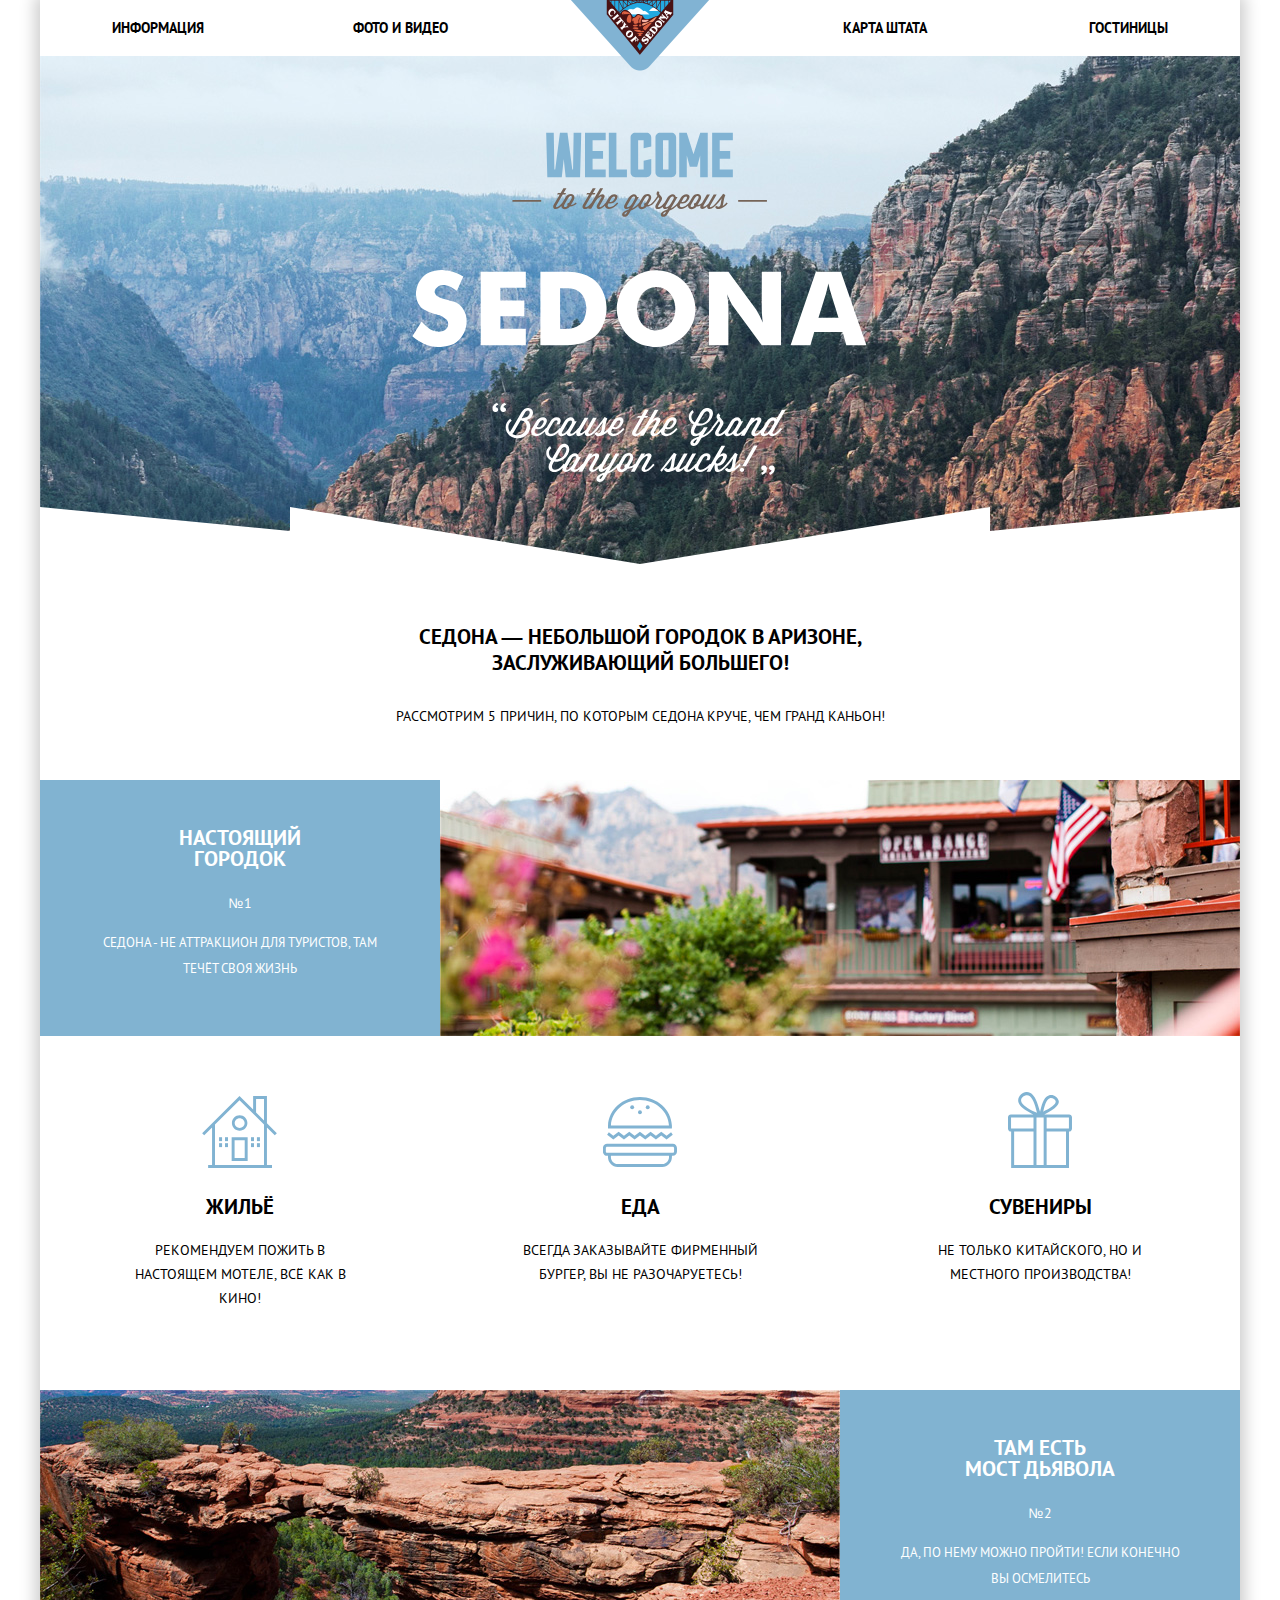
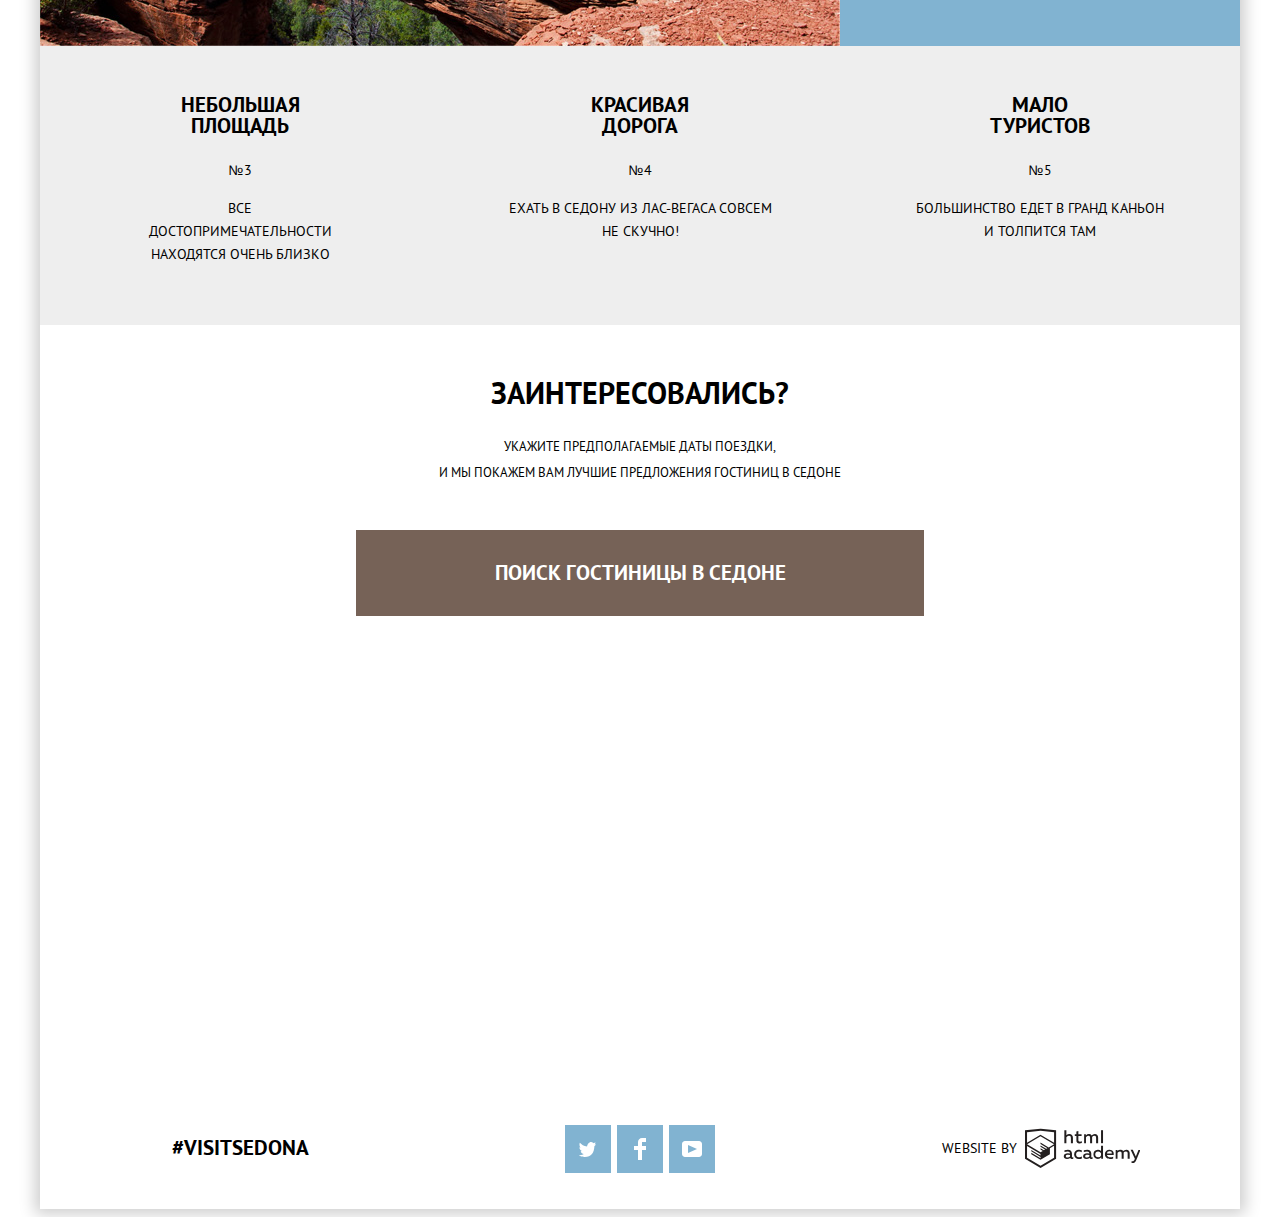
<file: index.html>
<!DOCTYPE html>
<html lang="ru">

<head>
  <meta charset="utf-8">
  <title>HTML Academy: Седона</title>
  <link rel="stylesheet" href="css/normalize.css">
  <link rel="stylesheet" href="css/style.css">
</head>

<body>
  <header class="page-header">
    <a class="page-header__logo"><img src="img/sedona-logo.png" width="140" height="71" alt="Sedona"></a>
    <nav class="main-menu">
      <ul class="main-menu__list list-formatter">
        <li class="main-menu__item"><a class="main-menu__link" href="#">Информация</a></li>
        <li class="main-menu__item"><a class="main-menu__link" href="#">Фото и видео</a></li>
        <li class="main-menu__item"><a class="main-menu__link" href="#">Карта штата</a></li>
        <li class="main-menu__item"><a class="main-menu__link" href="hotels.html">Гостиницы</a></li>
      </ul>
    </nav>
  </header>

  <main class="page-content">
    <h1 class="visually-hidden">Добро пожаловать в Седону</h1>

    <section class="intro">
      <h2 class="visually-hidden">Интро</h2>
    </section>
    <section class="features">
      <h2 class="visually-hidden">Преимущества</h2>
      <p class="features__titled-text">Седона — небольшой городок в Аризоне, заслуживающий большего!</p>
      <p class="features__second-titled-text">Рассмотрим 5 причин, по которым Седона круче, чем гранд каньон!</p>
      <div class="features__item features__item--big">
        <div class="features__description-card">
          <h3 class="features__title">Настоящий городок</h3>
          <p class="features__number">№1</p>
          <p class="features__description">Седона - не аттракцион для туристов, там течёт своя жизнь</p>
        </div>
        <img class="features__img" src="img/Layer 2.jpg" width="800" height="256" alt="Вид Седоны">
      </div>
      <ul class="goods__list list-formatter">
        <li class="goods__item">
          <h3 class="goods__title">Жильё</h3>
          <p class="goods__text">Рекомендуем пожить в настоящем мотеле, всё как в кино!</p>
        </li>
        <li class="goods__item">
          <h3 class="goods__title">Еда</h3>
          <p class="goods__text">Всегда заказывайте фирменный бургер, вы не разочаруетесь!</p>
        </li>
        <li class="goods__item">
          <h3 class="goods__title">Сувениры</h3>
          <p class="goods__text">Не только китайского, но и местного производства!</p>
        </li>
      </ul>
      <div class="features__item features__item--big">
        <div class="features__description-card">
          <h3 class="features__title">Там есть Мост дьявола</h3>
          <p class="features__number">№2</p>
          <p class="features__description">Да, по нему можно пройти! Если конечно вы осмелитесь</p>
        </div>
        <img class="features__img" src="img/Layer 1.jpg" width="800" height="256" alt="Вид yа каньон">
      </div>
      <ul class="features__list features__list--small list-formatter">
        <li class="features__item--small">
          <h3 class="features__title">Небольшая площадь</h3>
          <p class="features__number">№3</p>
          <p class="features__text">Все достопримечательности
            находятся очень близко</p>
        </li>
        <li class="features__item--small">
          <h3 class="features__title">Красивая дорога</h3>
          <p class="features__number">№4</p>
          <p class="features__text">Ехать в Седону из Лас-Вегаса совсем
            не скучно!</p>
        </li>
        <li class="features__item--small">
          <h3 class="features__title">Мало туристов</h3>
          <p class="features__number">№5</p>
          <p class="features__text">Большинство едет в Гранд Каньон
            и толпится там</p>
        </li>
      </ul>
    </section>

    <section class="search">
      <h2 class="visually-hidden">Форма связи</h2>
      <p class="search__titled-text">Заинтересовались?</p>
      <p class="search__text">Укажите предполагаемые даты поездки,<br>
        и мы покажем вам лучшие предложения гостиниц в Cедоне</p>
      <a class="btn search__btn" href="#">поиск гостиницы в Седоне</a>

    </section>
    <section class="map">
      <h2 class="visually-hidden">Карта</h2>
      <iframe
        src="https://www.google.com/maps/embed?pb=!1m10!1m8!1m3!1d840735.277484057!2d-111.67046583593752!3d34.601071898338255!3m2!1i1024!2i768!4f13.1!5e0!3m2!1sru!2sru!4v1570218778407!5m2!1sru!2sru"
        width="1200" height="593" style="border:0;" allowfullscreen=""></iframe>
    </section>
  </main>

  <footer class="page-footer">
    <p class="page-footer__hashtag">#visitsedona</p>
    <ul class="page-footer__social-list list-formatter">
      <li class="page-footer__social-item"><a class="page-footer__social-link" href="#" aria-label="tweeter"></a></li>
      <li class="page-footer__social-item"><a class="page-footer__social-link" href="#" aria-label="facebook"></a>
      </li>
      <li class="page-footer__social-item"><a class="page-footer__social-link" href="#" aria-label="youtube"></a></li>
    </ul>
    <p class="page-footer__dev">Website by <a href="#"><svg class="page-footer__image" width="115" height="41"
          id="Layer_1" data-name="Layer 1" xmlns="http://www.w3.org/2000/svg" viewBox="0 0 113 39">
          <title>logo_name</title>
          <path
            d="M401.93,351.51a2.07,2.07,0,0,0,.58-0.11v1.4a3.41,3.41,0,0,1-1.24.22,1.75,1.75,0,0,1-1.75-1,5.08,5.08,0,0,1-3.3,1.13c-1.59,0-3.06-.87-3.06-2.68,0-2.24,2.08-2.93,3.9-2.93a11.63,11.63,0,0,1,2.28.26v-0.31c0-1.09-.8-1.86-2.3-1.86a7.79,7.79,0,0,0-3.15.67v-1.79a10.72,10.72,0,0,1,3.35-.58c2.48,0,4,1.18,4,3.83v3.14A0.57,0.57,0,0,0,401.93,351.51Zm-6.76-1.19a1.42,1.42,0,0,0,1.64,1.29,3.56,3.56,0,0,0,2.53-1V349.1a10.21,10.21,0,0,0-1.9-.22C396.34,348.89,395.17,349.23,395.17,350.33Z"
            transform="translate(-355.09 -323.29)" fill="#231f1f" />
          <path
            d="M408.15,343.91a5.29,5.29,0,0,1,2.7.67v1.79a4.28,4.28,0,0,0-2.42-.73,2.89,2.89,0,1,0,0,5.76,5.26,5.26,0,0,0,2.55-.67v1.8a6.58,6.58,0,0,1-2.9.6,4.42,4.42,0,0,1-4.72-4.54A4.54,4.54,0,0,1,408.15,343.91Z"
            transform="translate(-355.09 -323.29)" fill="#231f1f" />
          <path
            d="M420.93,351.51a2.07,2.07,0,0,0,.58-0.11v1.4a3.41,3.41,0,0,1-1.24.22,1.75,1.75,0,0,1-1.75-1,5.08,5.08,0,0,1-3.3,1.13c-1.59,0-3.06-.87-3.06-2.68,0-2.24,2.08-2.93,3.9-2.93a11.63,11.63,0,0,1,2.28.26v-0.31c0-1.09-.8-1.86-2.3-1.86a7.79,7.79,0,0,0-3.15.67v-1.79a10.72,10.72,0,0,1,3.35-.58c2.48,0,4,1.18,4,3.83v3.14A0.57,0.57,0,0,0,420.93,351.51Zm-6.76-1.19a1.42,1.42,0,0,0,1.64,1.29,3.56,3.56,0,0,0,2.53-1V349.1a10.21,10.21,0,0,0-1.9-.22C415.33,348.89,414.17,349.23,414.17,350.33Z"
            transform="translate(-355.09 -323.29)" fill="#231f1f" />
          <path
            d="M431.76,340.14V352.9H430v-1.39a4.07,4.07,0,0,1-3.35,1.62,4.62,4.62,0,0,1,0-9.22,4,4,0,0,1,3.15,1.37v-5.14h2ZM427,345.62a2.9,2.9,0,0,0,0,5.8,3,3,0,0,0,2.79-1.84v-2.13A3.06,3.06,0,0,0,427,345.62Z"
            transform="translate(-355.09 -323.29)" fill="#231f1f" />
          <path
            d="M438.08,343.91c3.48,0,4.68,2.81,4.12,5.34h-6.58c0.22,1.57,1.75,2.22,3.35,2.22a6.41,6.41,0,0,0,2.77-.62v1.68a7.5,7.5,0,0,1-3.14.6c-2.68,0-5-1.53-5-4.61A4.39,4.39,0,0,1,438.08,343.91Zm0.09,1.62a2.39,2.39,0,0,0-2.57,2.26h4.85A2.06,2.06,0,0,0,438.17,345.53Z"
            transform="translate(-355.09 -323.29)" fill="#231f1f" />
          <path
            d="M444.19,352.9v-8.75h1.73v1.09a4,4,0,0,1,2.92-1.33,3,3,0,0,1,2.73,1.4,4.33,4.33,0,0,1,3.06-1.4,3.21,3.21,0,0,1,3.32,3.52v5.47h-2v-5.41a1.67,1.67,0,0,0-1.73-1.84,2.94,2.94,0,0,0-2.17,1.18c0,0.2,0,.4,0,0.6v5.47h-2v-5.41a1.67,1.67,0,0,0-1.73-1.84,3.11,3.11,0,0,0-2.32,1.35v5.91h-2Z"
            transform="translate(-355.09 -323.29)" fill="#231f1f" />
          <path
            d="M466.56,344.15h2l-4.1,9.93c-0.95,2.28-2.19,3-3.52,3a5,5,0,0,1-1.15-.15v-1.66a3,3,0,0,0,.89.13c0.95,0,1.66-.67,2.17-2l0.18-.44-4.16-8.82H461l3,6.6Z"
            transform="translate(-355.09 -323.29)" fill="#231f1f" />
          <path
            d="M395.75,324.82v5a4,4,0,0,1,2.83-1.2,3.41,3.41,0,0,1,3.61,3.57v5.41h-2v-5.16a1.9,1.9,0,0,0-2-2.1,3.08,3.08,0,0,0-2.44,1.46v5.8h-2V324.82h2Z"
            transform="translate(-355.09 -323.29)" fill="#231f1f" />
          <path
            d="M407.52,325.71v3.12h3.17v1.71h-3.17v4c0,1.15.53,1.53,1.66,1.53a4.71,4.71,0,0,0,1.77-.35v1.68a7.14,7.14,0,0,1-2.35.38,2.68,2.68,0,0,1-3-2.88v-4.38H404v-1.71h1.57v-2.64Z"
            transform="translate(-355.09 -323.29)" fill="#231f1f" />
          <path
            d="M413.19,337.58v-8.75h1.73v1.09a4,4,0,0,1,2.92-1.33,3,3,0,0,1,2.73,1.4,4.33,4.33,0,0,1,3.06-1.4,3.21,3.21,0,0,1,3.32,3.52v5.47h-2v-5.41a1.67,1.67,0,0,0-1.73-1.84,2.94,2.94,0,0,0-2.17,1.18c0,0.2,0,.4,0,0.6v5.47h-2v-5.41a1.67,1.67,0,0,0-1.73-1.84,3.11,3.11,0,0,0-2.32,1.35v5.91h-2Z"
            transform="translate(-355.09 -323.29)" fill="#231f1f" />
          <rect x="74.72" y="1.52" width="1.95" height="12.76" fill="#231f1f" />
          <path
            d="M370.53,323.31l-0.16,0-15.28,1.6v28L370.37,362l15.28-9.09v-28Zm13.12,28.45-13.28,7.9-13.28-7.9V340.28l13.22,7.87,0,1.43-9.07-5.4v1.38l9.11,5.47,0,1.46-9.1-5.42v1.38l9.11,5.47h0l9.19-5.5v-1.39h0v-4.52l4.1-2.45v11.67Zm0-13.16L380,340.74h0l-1.68,1-8-4.76v1.38l6.84,4.07-0.06,0-0.15.09-1,.57-5.64-3.36v1.38l4.45,2.65-1.05.7,0,0-3.36-2v1.38l2.21,1.3-2.25,1.35-13.16-7.82,13.17-7.92h0Zm0-1.39-13.35-7.87h0l-13.2,7.86v-10.5l13.28-1.39,13.28,1.39v10.51Z"
            transform="translate(-355.09 -323.29)" fill="#231f1f" />
        </svg>
      </a></p>
  </footer>

  <section class="modal-window visually-hidden">
    <h2 class="visually-hidden">Поиск Гостиницы</h2>
    <form class="modal-window__form" action="#" method="POST">
      <label>
        <span class="modal-window__text">дата заезда:</span>
        <input class="modal-window__field" type="date" name="in" id="in">
      </label>
      <label>
        <span class="modal-window__text">дата выезда:</span>
        <input class="modal-window__field" type="date" name="out" id="out">
      </label>
      <label>
        <span class="modal-window__text">взрослые:</span>
        <input class="modal-window__field" type="number" name="old" id="old">
      </label>

      <label>
        <span class="modal-window__text">дети:</span>
        <input class="modal-window__field" type="number" name="children" id="children">
      </label>
      <button class="btn modal-window__btn" type="submit">Найти</button>
    </form>
  </section>
</body>

</html>
</file>
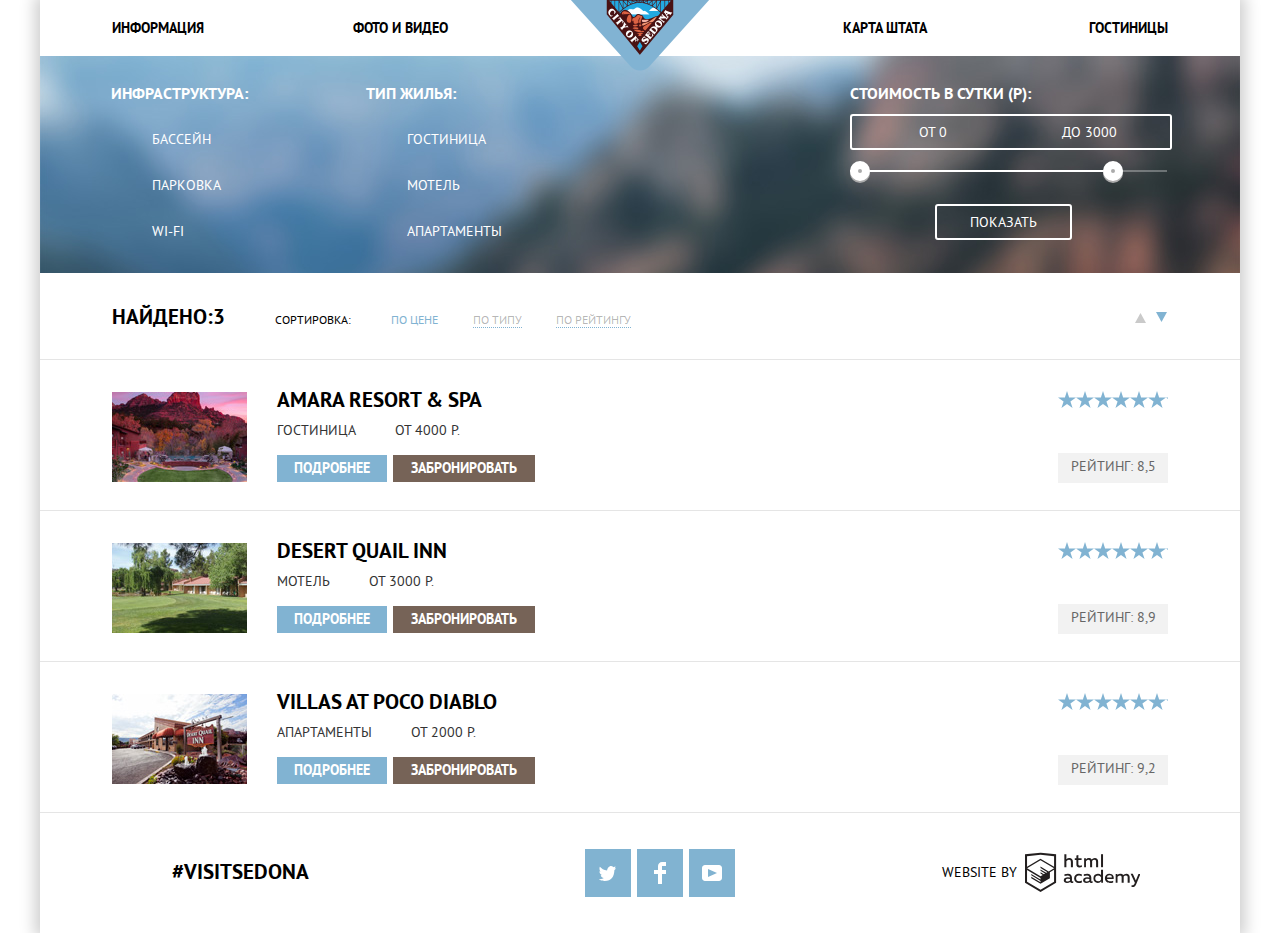
<file: hotels.html>
<!DOCTYPE html>
<html lang="ru">

<head>
  <meta charset="utf-8">
  <title>HTML Academy: Седона</title>
  <link rel="stylesheet" href="css/normalize.css">
  <link rel="stylesheet" href="css/style.css">
</head>

<body class="inner-page">
  <header class="page-header">
    <a href="index.html" class="page-header__logo"><img src="img/sedona-logo.png" width="140" height="71"
        alt="Sedona"></a>
    <nav class="main-menu">
      <ul class="main-menu__list list-formatter">
        <li class="main-menu__item"><a class="main-menu__link" href="#">Информация</a></li>
        <li class="main-menu__item"><a class="main-menu__link" href="#">Фото и видео</a></li>
        <li class="main-menu__item"><a class="main-menu__link" href="#">Карта штата</a></li>
        <li class="main-menu__item current"><a class="main-menu__link">Гостиницы</a></li>
      </ul>
    </nav>
  </header>

  <main class="page-content">
    <h1 class="visually-hidden">Гостиницы</h1>
    <section class="filter">
      <h2 class="visually-hidden">Фильтр</h2>
      <form class="filter__form" action="#" method="post">
        <fieldset class="filter__fieldset">
          <legend class="filter__title">Инфраструктура:</legend>
          <ul class="filter__list list-formatter">
            <li class="filter__item">
              <label>
                <input class="filter__input filter__input--checkbox" type="checkbox" name="infrastructure"
                  id="infrastructure" checked>
                <span class="filter__text">Бассейн</span>
              </label>
            </li>
            <li class="filter__item">
              <label>
                <input class="filter__input filter__input--checkbox" type="checkbox" name="infrastructure"
                  id="infrastructure">
                <span class="filter__text">Парковка</span>
              </label>
            </li>
            <li class="filter__item">
              <label>
                <input class="filter__input filter__input--checkbox" type="checkbox" name="infrastructure"
                  id="infrastructure">
                <span class="filter__text">Wi-Fi</span>
              </label>
            </li>
          </ul>
        </fieldset>
        <fieldset class="filter__fieldset">
          <legend class="filter__title">Тип жилья:</legend>
          <ul class="filter__list list-formatter">
            <li class="filter__item">
              <label>
                <input class="filter__input filter__input--checkbox" type="checkbox" name="housing-type"
                  id="housing-type" checked>
                <span class="filter__text">Гостиница</span>
              </label>
            </li>
            <li class="filter__item">
              <label>
                <input class="filter__input filter__input--checkbox" type="checkbox" name="housing-type"
                  id="housing-type" checked>
                <span class="filter__text">Мотель</span>
              </label>
            </li>
            <li class="filter__item">
              <label>
                <input class="filter__input filter__input--checkbox" type="checkbox" name="housing-type"
                  id="housing-type" checked>
                <span class="filter__text">Апартаменты</span>
              </label>
            </li>
          </ul>
        </fieldset>
        <div class="filters__wrapper">
          <fieldset class="filter__fieldset">
            <legend class="filter__title">Стоимость в сутки (Р):</legend>
            <label class="filters__label">
              <span class="visually-hidden">От</span>
              <input class="filter__field filter__input--text" type="text" name="from" id="from" placeholder="От 0">
            </label>
            <label class="filters__label">
              <span class="visually-hidden">До</span>
              <input class="filter__field filter__input--text" type="text" name="to" id="to" placeholder="До 3000">
            </label>
            <div class="range">
              <div class="line">
                <div class="line line-range"></div>
              </div>
              <div class="handler handler--min"></div>
              <div class="handler handler--max"></div>
            </div>
          </fieldset>
          <button class="btn filter__btn" type="submit">Показать</button>
        </div>
      </form>
    </section>
    <section class="sorting">
      <h2 class="visually-hidden">Сортировка</h2>
      <p class="searching-result">Найдено:3</p>
      <p class="sorting__title">сортировка:</p>
      <ul class="sorting__list sorting__type list-formatter">
        <li class="sorting__item"><a class="sorting__link active" href="#">По цене</a></li>
        <li class="sorting__item"><a class="sorting__link" href="#">По типу</a></li>
        <li class="sorting__item"><a class="sorting__link" href="#">По рейтингу</a></li>
      </ul>
      <ul class="sorting__list sorting__direction list-formatter">
        <li class="sorting__item"><a class="sorting__link sorting__link--up" href="#" aria-label="По возрастанию">
            <svg class="arrow" version="1.1" id="Layer_1" xmlns="http://www.w3.org/2000/svg"
              xmlns:xlink="http://www.w3.org/1999/xlink" x="0px" y="0px" width="11px" height="10px" viewBox="0 0 11 10"
              enable-background="new 0 0 11 10" xml:space="preserve">
              <polyline fill="#231F20" points="5.5,10 0,0 11,0 " />
            </svg>
          </a>
        </li>
        <li class="sorting__item"><a class="sorting__link sorting__link--down active" href="#" aria-label="По убыванию">
            <svg class="arrow" version="1.1" id="Layer_1" xmlns="http://www.w3.org/2000/svg"
              xmlns:xlink="http://www.w3.org/1999/xlink" x="0px" y="0px" width="11px" height="10px" viewBox="0 0 11 10"
              enable-background="new 0 0 11 10" xml:space="preserve">
              <polyline fill="#231F20" points="5.5,10 0,0 11,0 " />
            </svg>
          </a>
        </li>
      </ul>
    </section>
    <section class="hotels">
      <h2 class="visually-hidden">Варианты</h2>
      <ul class="hotels__list list-formatter">
        <li class="hotels__item">
          <img class="hotels__img" src="img/Layer 3.jpg" width="135" height="90" alt="Amara Resort & Spa">
          <div class="hotels__description">
            <h3 class="hotels__title">Amara Resort & Spa</h3>
            <p class="hotels__type">Гостиница</p>
            <p class="hotel__price">От 4000 Р.</p>
            <div class="hotels__btns"> <a class="btn hotels__btn hotels__btn--details" href="#">Подробнее</a>
              <a class="btn hotels__btn hotels__btn--to-book" href="#">Забронировать</a></div>

          </div>
          <div class="hotels__rating">
            <div class="hotels__stars"></div>
            <p class="hotels__text">Рейтинг: 8,5</p>
          </div>
        </li>

        <li class="hotels__item">
          <img class="hotels__img" src="img/Layer 4.jpg" width="135" height="90" alt="Desert Quail Inn">
          <div class="hotels__description">
            <h3 class="hotels__title">Desert Quail Inn</h3>
            <p class="hotels__type">Мотель</p>
            <p class="hotel__price">От 3000 Р.</p>
            <div class="hotels__btns"> <a class="btn hotels__btn hotels__btn--details" href="#">Подробнее</a>
              <a class="btn hotels__btn hotels__btn--to-book" href="#">Забронировать</a></div>

          </div>
          <div class="hotels__rating">
            <div class="hotels__stars"></div>
            <p class="hotels__text">Рейтинг: 8,9</p>
          </div>

        </li>

        <li class="hotels__item">
          <img class="hotels__img" src="img/Layer 5.jpg" width="135" height="90" alt="Villas at Poco Diablo">
          <div class="hotels__description">
            <h3 class="hotels__title">Villas at Poco Diablo</h3>
            <p class="hotels__type">Апартаменты</p>
            <p class="hotel__price">От 2000 Р.</p>
            <div class="hotels__btns"> <a class="btn hotels__btn hotels__btn--details" href="#">Подробнее</a>
              <a class="btn hotels__btn hotels__btn--to-book" href="#">Забронировать</a></div>

          </div>
          <div class="hotels__rating">
            <div class="hotels__stars"></div>
            <p class="hotels__text">Рейтинг: 9,2</p>
          </div>
        </li>
      </ul>
    </section>
  </main>

  <footer class="page-footer">
    <p class="page-footer__hashtag">#visitsedona</p>
    <ul class="page-footer__social-list">
      <li class="page-footer__social-item"><a class="page-footer__social-link" href="#" aria-label="tweeter"></a></li>
      <li class="page-footer__social-item"><a class="page-footer__social-link" href="#" aria-label="facebook"></a></li>
      <li class="page-footer__social-item"><a class="page-footer__social-link" href="#" aria-label="youtube"></a></li>
    </ul>
    <p class="page-footer__dev">Website by <a href="#"><svg class="page-footer__image" width="115" height="41"
          id="Layer_1" data-name="Layer 1" xmlns="http://www.w3.org/2000/svg" viewBox="0 0 113 39">
          <title>logo_name</title>
          <path
            d="M401.93,351.51a2.07,2.07,0,0,0,.58-0.11v1.4a3.41,3.41,0,0,1-1.24.22,1.75,1.75,0,0,1-1.75-1,5.08,5.08,0,0,1-3.3,1.13c-1.59,0-3.06-.87-3.06-2.68,0-2.24,2.08-2.93,3.9-2.93a11.63,11.63,0,0,1,2.28.26v-0.31c0-1.09-.8-1.86-2.3-1.86a7.79,7.79,0,0,0-3.15.67v-1.79a10.72,10.72,0,0,1,3.35-.58c2.48,0,4,1.18,4,3.83v3.14A0.57,0.57,0,0,0,401.93,351.51Zm-6.76-1.19a1.42,1.42,0,0,0,1.64,1.29,3.56,3.56,0,0,0,2.53-1V349.1a10.21,10.21,0,0,0-1.9-.22C396.34,348.89,395.17,349.23,395.17,350.33Z"
            transform="translate(-355.09 -323.29)" fill="#231f1f" />
          <path
            d="M408.15,343.91a5.29,5.29,0,0,1,2.7.67v1.79a4.28,4.28,0,0,0-2.42-.73,2.89,2.89,0,1,0,0,5.76,5.26,5.26,0,0,0,2.55-.67v1.8a6.58,6.58,0,0,1-2.9.6,4.42,4.42,0,0,1-4.72-4.54A4.54,4.54,0,0,1,408.15,343.91Z"
            transform="translate(-355.09 -323.29)" fill="#231f1f" />
          <path
            d="M420.93,351.51a2.07,2.07,0,0,0,.58-0.11v1.4a3.41,3.41,0,0,1-1.24.22,1.75,1.75,0,0,1-1.75-1,5.08,5.08,0,0,1-3.3,1.13c-1.59,0-3.06-.87-3.06-2.68,0-2.24,2.08-2.93,3.9-2.93a11.63,11.63,0,0,1,2.28.26v-0.31c0-1.09-.8-1.86-2.3-1.86a7.79,7.79,0,0,0-3.15.67v-1.79a10.72,10.72,0,0,1,3.35-.58c2.48,0,4,1.18,4,3.83v3.14A0.57,0.57,0,0,0,420.93,351.51Zm-6.76-1.19a1.42,1.42,0,0,0,1.64,1.29,3.56,3.56,0,0,0,2.53-1V349.1a10.21,10.21,0,0,0-1.9-.22C415.33,348.89,414.17,349.23,414.17,350.33Z"
            transform="translate(-355.09 -323.29)" fill="#231f1f" />
          <path
            d="M431.76,340.14V352.9H430v-1.39a4.07,4.07,0,0,1-3.35,1.62,4.62,4.62,0,0,1,0-9.22,4,4,0,0,1,3.15,1.37v-5.14h2ZM427,345.62a2.9,2.9,0,0,0,0,5.8,3,3,0,0,0,2.79-1.84v-2.13A3.06,3.06,0,0,0,427,345.62Z"
            transform="translate(-355.09 -323.29)" fill="#231f1f" />
          <path
            d="M438.08,343.91c3.48,0,4.68,2.81,4.12,5.34h-6.58c0.22,1.57,1.75,2.22,3.35,2.22a6.41,6.41,0,0,0,2.77-.62v1.68a7.5,7.5,0,0,1-3.14.6c-2.68,0-5-1.53-5-4.61A4.39,4.39,0,0,1,438.08,343.91Zm0.09,1.62a2.39,2.39,0,0,0-2.57,2.26h4.85A2.06,2.06,0,0,0,438.17,345.53Z"
            transform="translate(-355.09 -323.29)" fill="#231f1f" />
          <path
            d="M444.19,352.9v-8.75h1.73v1.09a4,4,0,0,1,2.92-1.33,3,3,0,0,1,2.73,1.4,4.33,4.33,0,0,1,3.06-1.4,3.21,3.21,0,0,1,3.32,3.52v5.47h-2v-5.41a1.67,1.67,0,0,0-1.73-1.84,2.94,2.94,0,0,0-2.17,1.18c0,0.2,0,.4,0,0.6v5.47h-2v-5.41a1.67,1.67,0,0,0-1.73-1.84,3.11,3.11,0,0,0-2.32,1.35v5.91h-2Z"
            transform="translate(-355.09 -323.29)" fill="#231f1f" />
          <path
            d="M466.56,344.15h2l-4.1,9.93c-0.95,2.28-2.19,3-3.52,3a5,5,0,0,1-1.15-.15v-1.66a3,3,0,0,0,.89.13c0.95,0,1.66-.67,2.17-2l0.18-.44-4.16-8.82H461l3,6.6Z"
            transform="translate(-355.09 -323.29)" fill="#231f1f" />
          <path
            d="M395.75,324.82v5a4,4,0,0,1,2.83-1.2,3.41,3.41,0,0,1,3.61,3.57v5.41h-2v-5.16a1.9,1.9,0,0,0-2-2.1,3.08,3.08,0,0,0-2.44,1.46v5.8h-2V324.82h2Z"
            transform="translate(-355.09 -323.29)" fill="#231f1f" />
          <path
            d="M407.52,325.71v3.12h3.17v1.71h-3.17v4c0,1.15.53,1.53,1.66,1.53a4.71,4.71,0,0,0,1.77-.35v1.68a7.14,7.14,0,0,1-2.35.38,2.68,2.68,0,0,1-3-2.88v-4.38H404v-1.71h1.57v-2.64Z"
            transform="translate(-355.09 -323.29)" fill="#231f1f" />
          <path
            d="M413.19,337.58v-8.75h1.73v1.09a4,4,0,0,1,2.92-1.33,3,3,0,0,1,2.73,1.4,4.33,4.33,0,0,1,3.06-1.4,3.21,3.21,0,0,1,3.32,3.52v5.47h-2v-5.41a1.67,1.67,0,0,0-1.73-1.84,2.94,2.94,0,0,0-2.17,1.18c0,0.2,0,.4,0,0.6v5.47h-2v-5.41a1.67,1.67,0,0,0-1.73-1.84,3.11,3.11,0,0,0-2.32,1.35v5.91h-2Z"
            transform="translate(-355.09 -323.29)" fill="#231f1f" />
          <rect x="74.72" y="1.52" width="1.95" height="12.76" fill="#231f1f" />
          <path
            d="M370.53,323.31l-0.16,0-15.28,1.6v28L370.37,362l15.28-9.09v-28Zm13.12,28.45-13.28,7.9-13.28-7.9V340.28l13.22,7.87,0,1.43-9.07-5.4v1.38l9.11,5.47,0,1.46-9.1-5.42v1.38l9.11,5.47h0l9.19-5.5v-1.39h0v-4.52l4.1-2.45v11.67Zm0-13.16L380,340.74h0l-1.68,1-8-4.76v1.38l6.84,4.07-0.06,0-0.15.09-1,.57-5.64-3.36v1.38l4.45,2.65-1.05.7,0,0-3.36-2v1.38l2.21,1.3-2.25,1.35-13.16-7.82,13.17-7.92h0Zm0-1.39-13.35-7.87h0l-13.2,7.86v-10.5l13.28-1.39,13.28,1.39v10.51Z"
            transform="translate(-355.09 -323.29)" fill="#231f1f" />
        </svg></a></p>
  </footer>
</body>

</html>
</file>
<file: css/style.css>
@font-face {
  font-family: "PTSans";
  font-weight: 400;
  font-style: normal;

  src: url("../fonts/ptsans.woff2") format("woff2"),
    url("../fonts/ptsans.woff") format("woff");
}

@font-face {
  font-family: "PTSans";
  font-weight: 700;
  font-style: normal;

  src: url("../fonts/ptsansbold.woff2") format("woff2"),
    url("../fonts/ptsansbold.woff") format("woff");
}

html,
body {
  margin: 0;
  padding: 0;
}

body {
  width: 1200px;
  margin: 0 auto;
  font-family: "PTSans", "Arial", sans-serif;
  font-size: 14px;
  line-height: 26px;
  font-weight: 400;
  text-transform: uppercase;
  box-shadow: 0 0 15px 5px rgba(0, 0, 0, 0.2);
}

a {
  text-decoration: none;
}

.visually-hidden {
  position: absolute;

  width: 1px;
  height: 1px;
  margin: -1px;
  padding: 0;
  overflow: hidden;

  border: 0;

  clip: rect(0 0 0 0);
}

.list-formatter {
  padding: 0;
  margin: 0;
  list-style: none;
}

.page-header {
  background-color: #fff;
  position: relative;
}

.page-header__logo {
  position: absolute;
  top: 0;
  left: 530px;
}

.main-menu__list {
  display: flex;
  justify-content: space-between;
  flex-wrap: wrap;
  align-items: center;
  padding-left: 72px;
  padding-right: 72px;
  min-height: 56px;
}

.main-menu__item {
  width: 240px;
}

.main-menu__item:nth-of-type(4n + 2) {
  margin-right: 93px;
}

.main-menu__item:nth-child(4n + 3) {
  text-align: right;
}

.main-menu__item:nth-child(4n + 4) {
  text-align: right;
}

.main-menu__link {
  color: #000000;
  font-weight: 700;
}

.main-menu__link:hover,
.main-menu__link:focus {
  color: #81b3d2;
}

.main-menu__link:active {
  color: #000000;
  opacity: 0.3;
}

.intro {
  min-height: 508px;
  margin-bottom: 60px;
  background-image: url("../img/polygon.svg"), url("../img/welcome.svg"),
    url("../img/background\ photo.jpg");
  background-repeat: no-repeat;
  background-size: contain, 38%, cover;
  background-position: center 451px, center 76px, 0 -56px;
}

.features {
  margin-bottom: 50px;
}

.features__titled-text {
  margin: 0 auto;
  margin-bottom: 27px;
  width: 576px;
  font-size: 21px;
  line-height: 26px;
  color: #000000;
  font-weight: 700;
  text-align: center;
}

.features__second-titled-text {
  text-align: center;
  margin-bottom: 51px;
}

.features__item--big {
  display: flex;
}

.features__description-card {
  width: 400px;
  background-color: #81b3d1;
  text-align: center;
  padding: 0 40px;
  padding-top: 47px;
}

.features__item--big:nth-of-type(2) .features__description-card {
  order: 2;
}

.features__title {
  width: 150px;
  margin: 0 auto;
  margin-bottom: 21px;
  font-size: 21px;
  line-height: 21px;
  color: #ffffff;

  font-weight: 700;
  text-align: center;
}

.features__number {
  font-size: 14px;
  line-height: 26px;
  color: #ffffff;
  font-weight: 400;
  text-align: center;
}

.features__description {
  width: 280px;
  margin: 0 auto;
  font-size: 13px;
  /* line-height: 26px; */
  color: #ffffff;
  font-weight: 400;
  text-align: center;
}

.features__item--small {
  width: 400px;

  text-align: center;
}

.goods__list {
  display: flex;
  margin-bottom: 80px;
}

.goods__item {
  width: 400px;

  text-align: center;
  padding-top: 160px;
  background-repeat: no-repeat;
}

.goods__item:nth-of-type(1) {
  background-image: url("../img/icon-1.svg");
  background-position: 162px 60px;
}
.goods__item:nth-of-type(2) {
  background-image: url("../img/icon-3.svg");
  background-position: center 61px;
}

.goods__item:nth-of-type(3) {
  background-image: url("../img/icon-2.svg");
  background-position: center 56px;
}

.goods__title {
  width: 150px;
  margin: 0 auto;
  margin-bottom: 21px;
  font-size: 21px;
  line-height: 21px;
  color: #000000;

  font-weight: 700;
  text-align: center;
}
.goods__text {
  width: 255px;
  margin: 0 auto;
  line-height: 24px;
}

.goods__item:nth-of-type(1) .goods__text {
  width: 255px;
  margin: 0 auto;
}

.goods__item:nth-of-type(2) .goods__text {
  width: 285px;
  margin: 0 auto;
}

.goods__item:nth-of-type(3) .goods__text {
  width: 275px;
  margin: 0 auto;
}

.features__list {
  display: flex;
  padding-bottom: 59px;
  padding-top: 48px;
  background-color: #eeeeee;
}

.features__list .features__title {
  color: #000000;
}

.features__list .features__number {
  color: #000000;
}

.features__list .features__text {
  line-height: 23px;
  margin: 0 auto;
}

.features__item--small:nth-of-type(1) .features__text {
  width: 210px;
}

.features__item--small:nth-of-type(2) .features__text {
  width: 265px;
}

.features__item--small:nth-of-type(3) .features__text {
  width: 250px;
}

.search__titled-text {
  font-size: 30px;
  line-height: 36px;
  color: #000000;
  font-weight: 700;
  text-align: center;
  margin-bottom: 23px;
}

.search__text {
  width: 435px;
  margin: 0 auto;
  font-size: 13px;

  font-weight: 400;
  text-align: center;
  margin-bottom: 44px;
}

.btn {
  display: block;
  box-sizing: border-box;
  font-size: 21px;
  line-height: 26px;
  color: #ffffff;
  font-weight: 700;
  text-align: center;
}

.search__btn {
  padding-top: 30px;
  margin: 0 auto;
  width: 568px;
  height: 86px;
  background-color: #766257;
}

.search__btn:hover,
.search__btn:focus {
  background-color: #604e44;
}

.search__btn:active {
  background-color: #503e32;
  color: rgba(255, 255, 255, 0.3);
}

.map {
  position: relative;
  height: 593px;
  margin-bottom: -120px;
  z-index: -10;
}

.filter {
  min-height: 217px;
  background-image: url("../img/filter\ background.jpg");
  background-repeat: no-repeat;
  background-size: cover;
  margin-bottom: 10px;
}

.filter__form {
  display: flex;
  box-sizing: border-box;
  padding-top: 27px;
  padding-left: 71px;
  padding-right: 62px;
}

.filter__fieldset {
  width: 240px;
  padding: 0;
  margin: 0;
  border: none;
  margin-right: 15px;
}

.filters__wrapper {
  width: 328px;
  margin-left: auto;
}

.filter__field {
  background-color: transparent;
  border: 2px solid white;
  width: 157px;
  height: 30px;
  text-align: center;
}

.filter__field::placeholder {
  font-size: 14px;
  line-height: 21px;
  color: #ffffff;
  font-weight: 400;
  text-transform: uppercase;
}

.filters__label:nth-of-type(1) .filter__field {
  border-right: none;
  border-top-left-radius: 3px;
  border-bottom-left-radius: 3px;
}

.filters__label:nth-of-type(2) .filter__field {
  border-left: none;
  border-top-right-radius: 3px;
  border-bottom-right-radius: 3px;
}

.filters__label {
  width: 155px;
  display: inline-block;
  vertical-align: middle;
}

.filters__wrapper .filter__fieldset {
  margin: 0;
  width: inherit;
}

.filter__item {
  margin-bottom: 20px;
}

.filter__title {
  font-size: 16px;
  line-height: 21px;
  color: #ffffff;
  margin-bottom: 22px;
  font-weight: 700;
}

.filter__input {
  display: none;
}

.filter__text {
  padding-left: 41px;
  font-size: 14px;
  line-height: 21px;
  color: #ffffff;
  font-weight: 400;
}

.filters__wrapper .filter__title {
  margin-bottom: 10px;
}

.range {
  position: relative;
  width: 317px;
  margin-top: 20px;
  margin-bottom: 32px;
}

.line {
  width: 317px;
  height: 2px;
  background-color: rgba(255, 255, 255, 0.3);
}

.line-range {
  width: 260px;
  background-color: rgba(255, 255, 255, 1);
}

.handler {
  position: absolute;
  width: 4px;
  height: 4px;
  top: 0;
  left: 0;
  border: 8px solid white;
  background-color: #ababab;
  box-shadow: 0 2px 0 0 #ababab;
  border-radius: 50%;
}

.handler--min {
  top: -9px;
  left: 0x;
}

.handler--max {
  top: -9px;
  left: 253px;
}

.filter__btn {
  background-color: transparent;
  width: 137px;
  height: 36px;
  border: 2px solid white;
  font-size: 14px;
  line-height: 21px;
  color: #ffffff;
  font-weight: 400;
  text-transform: uppercase;
  border-radius: 3px;
  margin-left: 85px;
}

.sorting {
  display: flex;
  align-items: baseline;
  padding: 0 72px;
  padding-bottom: 8px;
  border-bottom: 1px solid #e5e5e5;
}

.searching-result {
  font-size: 21px;
  line-height: 26px;
  color: #000000;

  font-weight: 700;
  margin-right: 50px;
}

.sorting__title {
  font-size: 12px;
  line-height: 18px;
  color: #000000;
  font-weight: 400;
  margin-right: 40px;
}

.sorting__list {
  display: flex;
  width: 240px;
  justify-content: space-between;
}

.sorting__link {
  font-size: 12px;
  line-height: 18px;
  color: rgba(0, 0, 0, 0.3);
  font-weight: 400;
  border-bottom: 1px dotted #81b3d2;
}

.sorting__link:hover,
.sorting__link:focus {
  color: #81b3d2;
}

.sorting__link:active {
  color: #000000;
  border: none;
}

.active {
  color: #81b3d2;
  border: none;
}

.sorting__direction {
  width: 40px;
  margin-left: auto;
}

.sorting__direction .sorting__item {
  width: 15px;
  height: 15px;
  position: relative;
}

.sorting__direction .sorting__link {
  position: absolute;
  width: 15px;
  height: 15px;
  display: block;
  border: none;
}

.sorting__link polyline {
  fill: #cacaca;
}

.sorting__link:hover polyline,
.sorting__link:focus polyline {
  fill: #000000;
}

.sorting__link:active polyline {
  fill: #81b3d2;
}

.active polyline {
  fill: #81b3d2;
}

.sorting__link--up {
  transform: rotate(180deg);
  top: 2px;
  left: 3px;
}

.sorting__link--down {
  top: 0px;
  left: 3px;
}

.hotels__item {
  padding: 27px 72px;
  display: flex;
  border-bottom: 1px solid #e5e5e5;
}

.hotels__img {
  margin-top: 5px;
  margin-right: 30px;
}

.hotels__title {
  font-size: 21px;
  line-height: 26px;
  color: #000000;
  font-weight: 700;
  margin-top: 0;
  margin-bottom: 7px;
}

.hotels__type {
  display: inline-block;
  vertical-align: middle;
  font-size: 14px;
  line-height: 21px;
  color: #333333;
  font-weight: 400;
  margin-top: 0;
  margin-bottom: 13px;
  margin-right: 35px;
}

.hotel__price {
  display: inline-block;
  vertical-align: middle;
  font-size: 14px;
  line-height: 21px;
  color: #333333;
  margin-top: 0;
  margin-bottom: 13px;
  font-weight: 400;
}

.hotels__btn {
  display: inline-block;
  vertical-align: middle;
}

.hotels__btn--details {
  width: 110px;
  height: 27px;
  background-color: #81b3d2;
  font-size: 14px;
  line-height: 21px;
  color: #ffffff;
  padding-top: 3px;
  font-weight: 700;
  margin-right: 2px;
}

.hotels__rating {
  margin-left: auto;
}

.hotels__stars {
  margin-top: 4px;
  margin-bottom: 45px;
  width: 110px;
  height: 17px;
  background-image: url("../img/star.svg");
}

.hotels__text {
  width: 110px;
  height: 27px;
  background-color: #f2f2f2;
  font-size: 14px;
  line-height: 21px;
  color: #666666;
  font-weight: 400;
  text-align: center;
  padding-top: 3px;
  margin: 0;
}

.hotels__btn--to-book {
  width: 142px;
  height: 27px;
  background-color: #766357;
  font-size: 14px;
  line-height: 21px;
  color: #ffffff;
  padding-top: 3px;
  font-weight: 700;
}

.page-footer {
  box-sizing: border-box;
  padding: 0 72px;
  padding-top: 11px;
  display: flex;
  justify-content: space-between;
  min-height: 120px;
  background-color: rgba(255, 255, 255, 0.9);
}

.page-footer__hashtag {
  margin-left: 60px;
  margin-top: 35px;
  font-size: 21px;
  line-height: 26px;
  color: #000000;
  font-weight: 700;
  text-align: center;
  text-transform: uppercase;
}

.page-footer__social-list {
  display: flex;
  justify-content: space-between;
  width: 150px;
  margin-top: 25px;
  margin-left: 28px;
}

.page-footer__social-item {
  display: block;
  width: 46px;
  height: 48px;
  background-color: #81b3d1;
  background-repeat: no-repeat;
  background-position: center center;
}

.page-footer__social-item .page-footer__social-link {
  display: block;
  width: 46px;
  height: 48px;
  background-repeat: no-repeat;
  background-position: center center;
}

.page-footer__social-item:nth-of-type(1) .page-footer__social-link {
  background-image: url("../img/tw-icon.svg");
}
.page-footer__social-item:nth-of-type(2) .page-footer__social-link {
  background-image: url("../img/fb-icon.svg");
}
.page-footer__social-item:nth-of-type(3) .page-footer__social-link {
  background-image: url("../img/youtube-icon.svg");
}

.page-footer__social-link:hover,
.page-footer__social-link:focus {
  background-color: #669dc0;
}

.page-footer__social-link:active {
  background-color: #5495bd;
}

.page-footer__social-link:active {
  opacity: 0.3;
}

.page-footer__dev {
  margin-right: 28px;
  margin-top: 0px;
  display: flex;
  justify-content: space-between;
  align-items: center;
  width: 198px;
}

.page-footer__dev .page-footer__image {
  margin-top: 10px;
}

.page-footer__image:hover path,
.page-footer__image:hover rect,
.page-footer__image:focus path,
.page-footer__image:focus rect {
  fill: #81b3d2;
}

.page-footer__image:active path,
.page-footer__image:active rect {
  fill: #bdbbbc;
}
</file>
